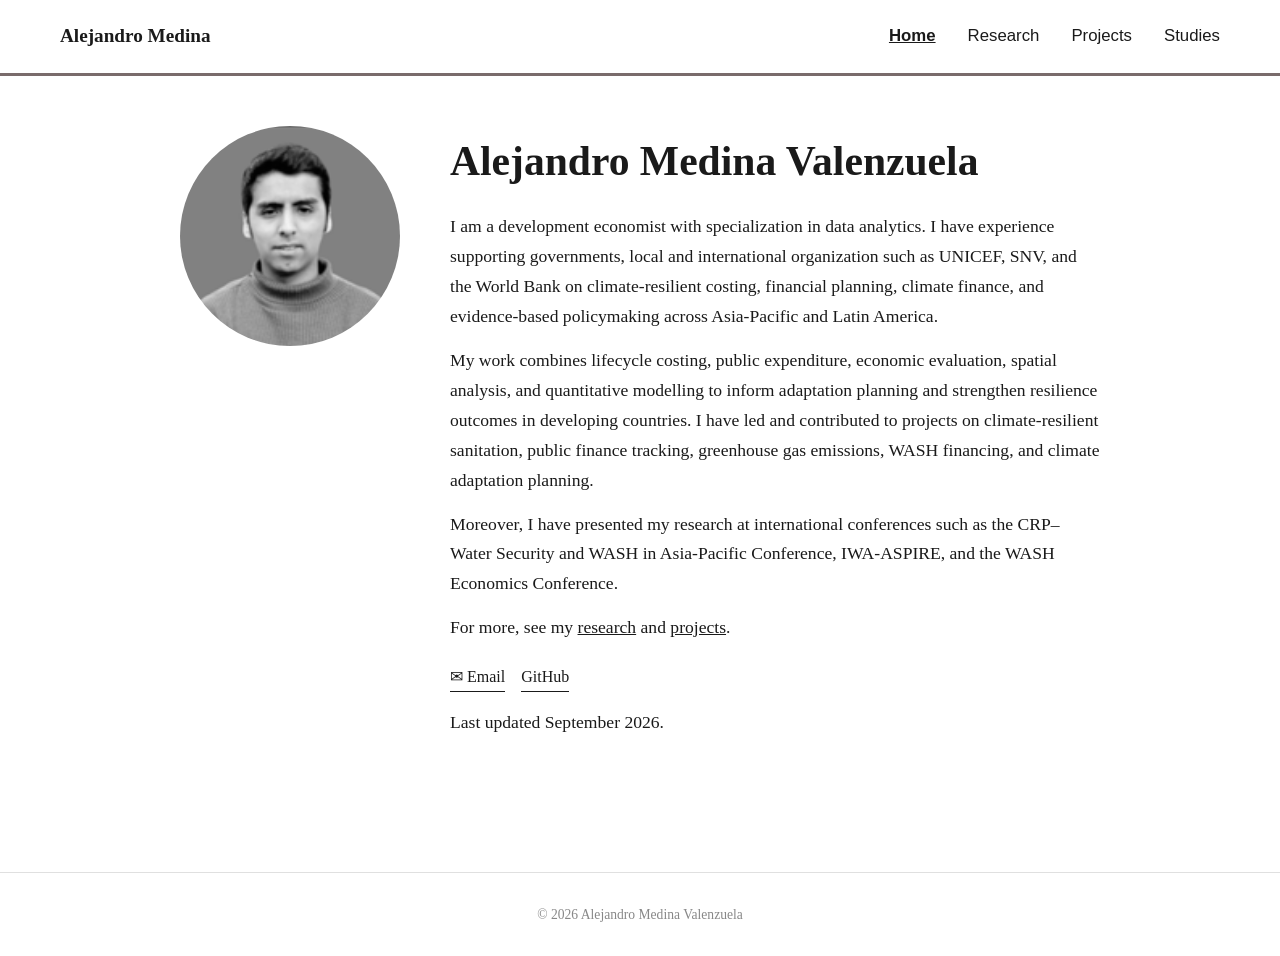
<file: index.html>
<!DOCTYPE html>
<html lang="en">
<head>
  <meta charset="UTF-8" />
  <meta name="viewport" content="width=device-width, initial-scale=1.0" />
  <title>Alejandro Medina — Data Science Researcher</title>
  <link rel="stylesheet" href="style.css" />
</head>

<body>

  <!-- ── Navigation ── -->
  <nav>
    <span class="nav-name">Alejandro Medina</span>
    <div class="nav-links">
      <a href="index.html" class="active">Home</a>
      <a href="research.html">Research</a>
      <a href="projects.html">Projects</a>
      <a href="studies.html">Studies</a>
      <!-- <a href="cv.pdf" target="_blank">CV</a> -->
    </div>
  </nav>

  <!-- Red separation line under nav -->
  <hr class="nav-divider" />

  <!-- ── Main Content ── -->
  <main>

    <section class="bio">

      <!-- Profile photo (circular) -->
      <div class="profile-photo">
        <img src="images/profile.png" alt="Alejandro Medina Valenzuela" />
      </div>

      <!-- Bio text -->
      <div class="bio-text">
        <h1>Alejandro Medina Valenzuela</h1>

      <p>
        I am a development economist with specialization in data analytics. 
        I have experience supporting governments, local and international organization
        such as UNICEF, SNV, and the World Bank on climate-resilient costing,
        financial planning, climate finance, and evidence-based policymaking
        across Asia-Pacific and Latin America.
      </p>
      <p>
        My work combines lifecycle costing, public expenditure, economic evaluation,
         spatial analysis, and quantitative modelling to inform adaptation planning 
         and strengthen resilience outcomes in developing countries. 
         I have led and contributed to projects on climate-resilient sanitation,
          public finance tracking, greenhouse gas emissions, WASH financing, 
          and climate adaptation planning.
      </p>
      <p>
        Moreover, I have presented my research at international conferences such as
         the CRP–Water Security and WASH in Asia‑Pacific Conference, 
         IWA‑ASPIRE, and the WASH Economics Conference. 

        <p>
          For more, see my <a href="research.html">research</a> and
          <a href="projects.html">projects</a>.
        </p>

        <!-- Contact links -->
        <div class="links">
          <a href="mailto:avalenzuela9172@gmail.com">✉ Email</a>
          <!--<a href="cv.pdf" target="_blank">CV</a>-->
          <a href="https://github.com/yourusername" target="_blank">GitHub</a>
          <!--<a href="https://linkedin.com/in/yourprofile" target="_blank">LinkedIn</a>-->
          <!--<a href="https://scholar.google.com" target="_blank">Google Scholar</a>-->
        </div>

        <p class="updated">Last updated September 2026.</p>
      </div>

    </section>

  </main>

  <!-- ── Footer ── -->
  <footer>
    <p>© 2026 Alejandro Medina Valenzuela</p>
  </footer>

</body>
</html>
</file>
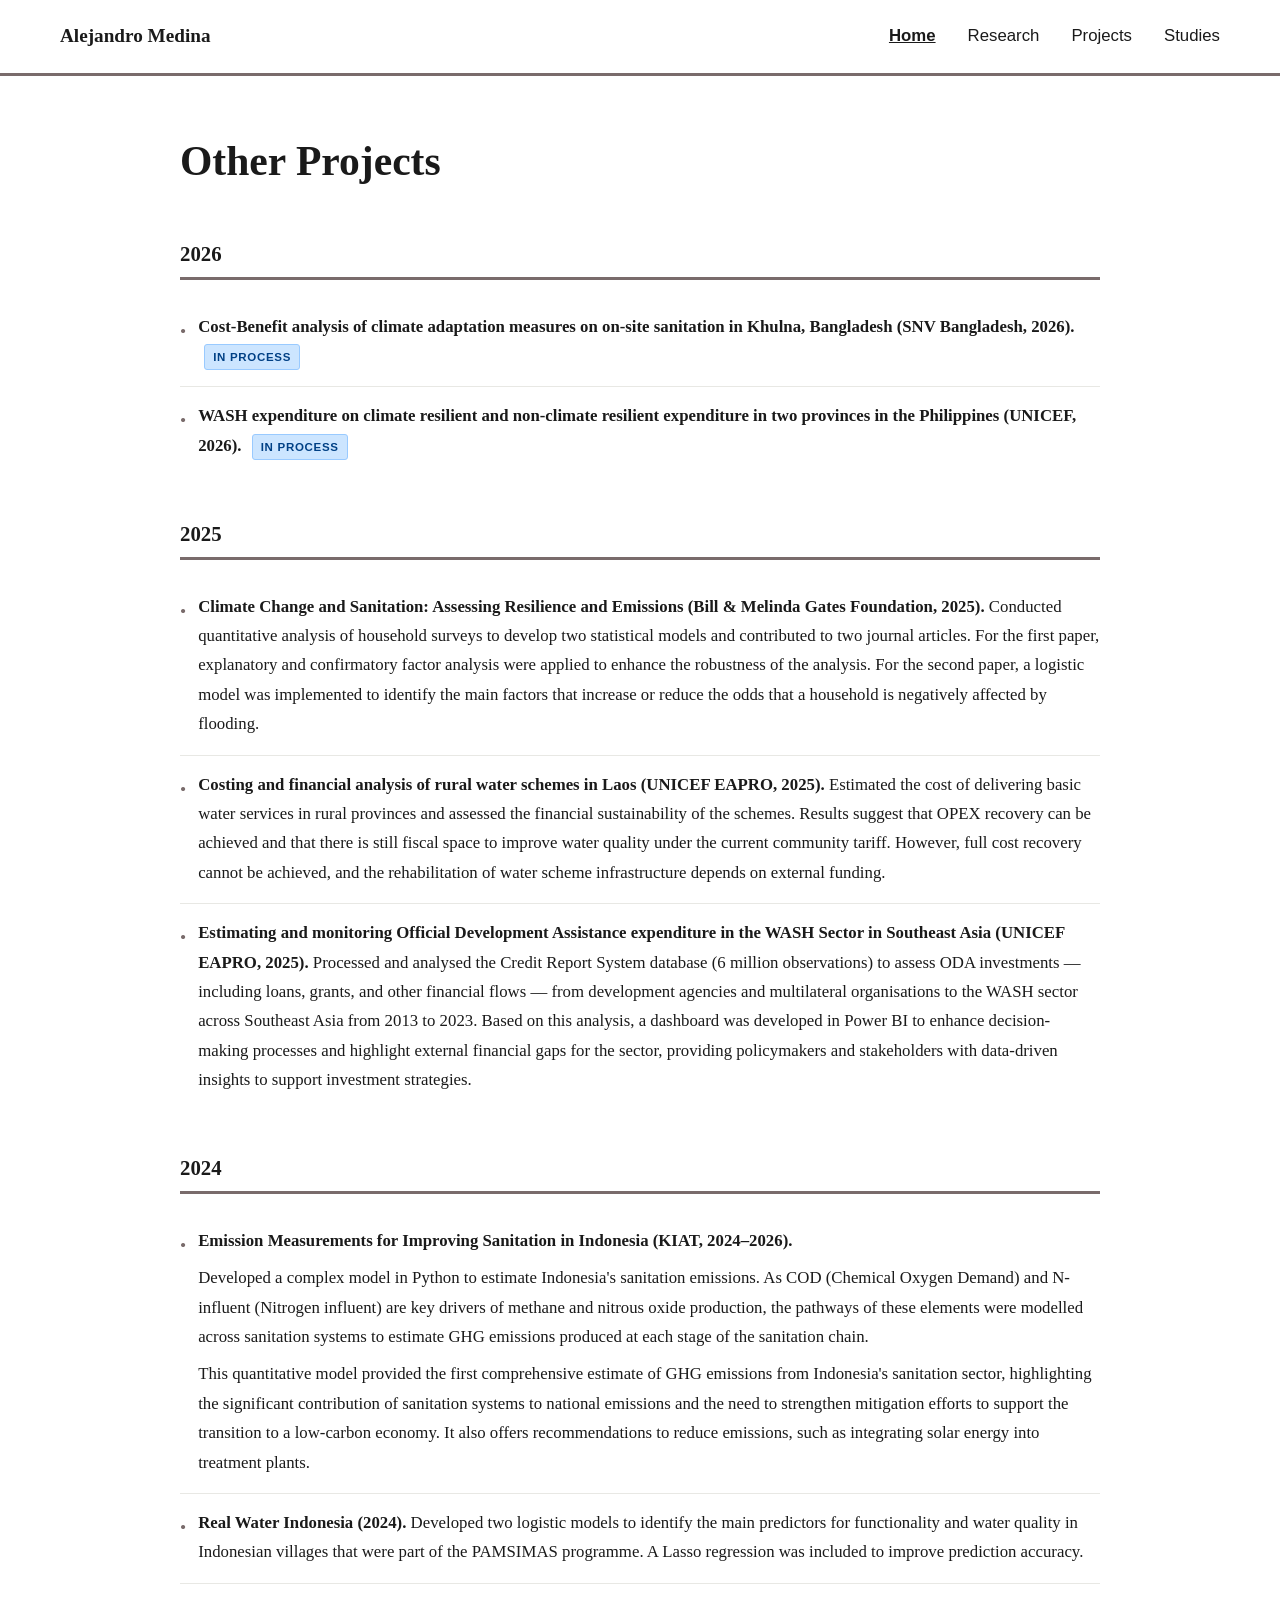
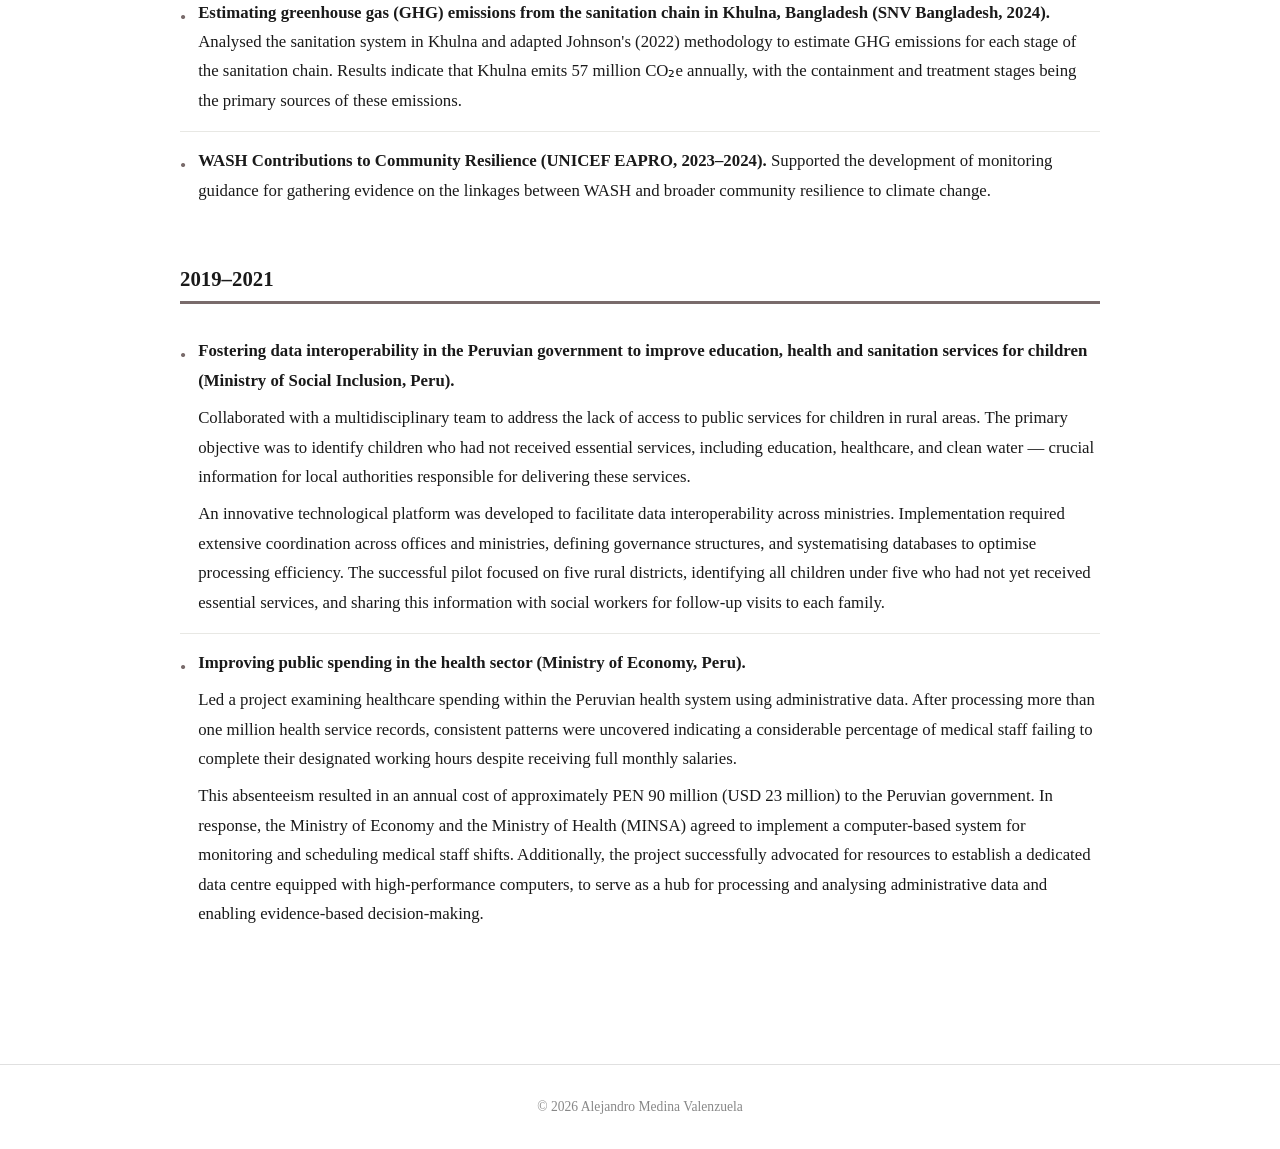
<file: projects.html>
<!DOCTYPE html>
<html lang="en">
<head>
  <meta charset="UTF-8" />
  <meta name="viewport" content="width=device-width, initial-scale=1.0" />
  <title>Other Projects — Alejandro Medina Valenzuela</title>
  <link rel="stylesheet" href="style.css" />
  <style>
    /* ── Page title ── */
    .page-title {
      font-size: 2.6rem;
      font-family: Georgia, serif;
      font-weight: bold;
      margin-bottom: 36px;
      color: #1a1a1a;
    }

    /* ── Year label ── */
    .year-label {
      font-family: Georgia, serif;
      font-size: 1.3rem;
      font-weight: bold;
      color: #1a1a1a;
      border-bottom: 3px solid #796b6b;
      padding-bottom: 5px;
      margin-top: 40px;
      margin-bottom: 18px;
    }

    /* ── Project list ── */
    .project-list {
      list-style: none;
      padding: 0;
      margin: 0;
    }

    .project-entry {
      display: flex;
      gap: 12px;
      padding: 14px 0 16px;
      border-bottom: 1px solid #e8e8e4;
      font-size: 1.05rem;
      line-height: 1.75;
      color: #1a1a1a;
    }
    .project-entry:last-child {
      border-bottom: none;
    }

    /* Bullet dot */
    .project-bullet {
      flex-shrink: 0;
      margin-top: 4px;
      font-size: 1.1rem;
      color: #796b6b;
    }

    /* Project body */
    .project-body {
      flex: 1;
    }

    .project-title {
      font-weight: bold;
      font-family: Georgia, serif;
      color: #1a1a1a;
    }

    /* "In process" badge */
    .badge-inprocess {
      display: inline-block;
      font-family: Arial, sans-serif;
      font-size: 0.72rem;
      font-weight: bold;
      text-transform: uppercase;
      letter-spacing: 0.06em;
      padding: 2px 8px;
      border-radius: 3px;
      vertical-align: middle;
      margin-left: 6px;
      background: #cce5ff;
      color: #004085;
      border: 1px solid #99caff;
    }

    /* Body paragraphs inside a project */
    .project-body p {
      margin-top: 8px;
      color: #1a1a1a;
    }

    /* ── Responsive ── */
    @media (max-width: 768px) {
      .page-title  { font-size: 2rem; }
      .year-label  { font-size: 1.1rem; }
      .project-entry { font-size: 0.97rem; }
    }
  </style>
</head>
<body>

  <!-- ── Navigation ── -->
  <nav>
    <span class="nav-name">Alejandro Medina</span>
    <div class="nav-links">
      <a href="index.html" class="active">Home</a>
      <a href="research.html">Research</a>
      <a href="projects.html">Projects</a>
      <a href="studies.html">Studies</a>
      <!-- <a href="cv.pdf" target="_blank">CV</a> -->
    </div>
  </nav>

  <!-- Brown/red separation line under nav -->
  <hr class="nav-divider" />

  <!-- ── Main Content ── -->
  <main>
    <h1 class="page-title">Other Projects</h1>

    <!-- ══════════════════════ 2026 ══════════════════════ -->
    <h2 class="year-label">2026</h2>
    <ul class="project-list">

      <li class="project-entry">
        <span class="project-bullet">•</span>
        <div class="project-body">
          <span class="project-title">
            Cost-Benefit analysis of climate adaptation measures on on-site
            sanitation in Khulna, Bangladesh (SNV Bangladesh, 2026).
          </span>
          <span class="badge-inprocess">In Process</span>
        </div>
      </li>

      <li class="project-entry">
        <span class="project-bullet">•</span>
        <div class="project-body">
          <span class="project-title">
            WASH expenditure on climate resilient and non-climate resilient
            expenditure in two provinces in the Philippines (UNICEF, 2026).
          </span>
          <span class="badge-inprocess">In Process</span>
        </div>
      </li>

    </ul>

    <!-- ══════════════════════ 2025 ══════════════════════ -->
    <h2 class="year-label">2025</h2>
    <ul class="project-list">

      <li class="project-entry">
        <span class="project-bullet">•</span>
        <div class="project-body">
          <span class="project-title">
            Climate Change and Sanitation: Assessing Resilience and Emissions
            (Bill &amp; Melinda Gates Foundation, 2025).
          </span>
          Conducted quantitative analysis of household surveys to develop two
          statistical models and contributed to two journal articles. For the
          first paper, explanatory and confirmatory factor analysis were applied
          to enhance the robustness of the analysis. For the second paper, a
          logistic model was implemented to identify the main factors that
          increase or reduce the odds that a household is negatively affected
          by flooding.
        </div>
      </li>

      <li class="project-entry">
        <span class="project-bullet">•</span>
        <div class="project-body">
          <span class="project-title">
            Costing and financial analysis of rural water schemes in Laos
            (UNICEF EAPRO, 2025).
          </span>
          Estimated the cost of delivering basic water services in rural
          provinces and assessed the financial sustainability of the schemes.
          Results suggest that OPEX recovery can be achieved and that there is
          still fiscal space to improve water quality under the current
          community tariff. However, full cost recovery cannot be achieved, and
          the rehabilitation of water scheme infrastructure depends on external
          funding.
        </div>
      </li>

      <li class="project-entry">
        <span class="project-bullet">•</span>
        <div class="project-body">
          <span class="project-title">
            Estimating and monitoring Official Development Assistance
            expenditure in the WASH Sector in Southeast Asia (UNICEF EAPRO,
            2025).
          </span>
          Processed and analysed the Credit Report System database
          (6&nbsp;million observations) to assess ODA investments — including
          loans, grants, and other financial flows — from development agencies
          and multilateral organisations to the WASH sector across Southeast
          Asia from 2013 to 2023. Based on this analysis, a dashboard was
          developed in Power&nbsp;BI to enhance decision-making processes and
          highlight external financial gaps for the sector, providing
          policymakers and stakeholders with data-driven insights to support
          investment strategies.
        </div>
      </li>

    </ul>

    <!-- ══════════════════════ 2024 ══════════════════════ -->
    <h2 class="year-label">2024</h2>
    <ul class="project-list">

      <li class="project-entry">
        <span class="project-bullet">•</span>
        <div class="project-body">
          <span class="project-title">
            Emission Measurements for Improving Sanitation in Indonesia
            (KIAT, 2024–2026).
          </span>
          <p>
            Developed a complex model in Python to estimate Indonesia's
            sanitation emissions. As COD (Chemical Oxygen Demand) and
            N-influent (Nitrogen influent) are key drivers of methane and
            nitrous oxide production, the pathways of these elements were
            modelled across sanitation systems to estimate GHG emissions
            produced at each stage of the sanitation chain.
          </p>
          <p>
            This quantitative model provided the first comprehensive estimate
            of GHG emissions from Indonesia's sanitation sector, highlighting
            the significant contribution of sanitation systems to national
            emissions and the need to strengthen mitigation efforts to support
            the transition to a low-carbon economy. It also offers
            recommendations to reduce emissions, such as integrating solar
            energy into treatment plants.
          </p>
        </div>
      </li>

      <li class="project-entry">
        <span class="project-bullet">•</span>
        <div class="project-body">
          <span class="project-title">
            Real Water Indonesia (2024).
          </span>
          Developed two logistic models to identify the main predictors for
          functionality and water quality in Indonesian villages that were
          part of the PAMSIMAS programme. A Lasso regression was included to
          improve prediction accuracy.
        </div>
      </li>

      <li class="project-entry">
        <span class="project-bullet">•</span>
        <div class="project-body">
          <span class="project-title">
            Estimating greenhouse gas (GHG) emissions from the sanitation chain
            in Khulna, Bangladesh (SNV Bangladesh, 2024).
          </span>
          Analysed the sanitation system in Khulna and adapted Johnson's (2022)
          methodology to estimate GHG emissions for each stage of the
          sanitation chain. Results indicate that Khulna emits 57&nbsp;million
          CO₂e annually, with the containment and treatment stages being the
          primary sources of these emissions.
        </div>
      </li>

      <li class="project-entry">
        <span class="project-bullet">•</span>
        <div class="project-body">
          <span class="project-title">
            WASH Contributions to Community Resilience (UNICEF EAPRO,
            2023–2024).
          </span>
          Supported the development of monitoring guidance for gathering
          evidence on the linkages between WASH and broader community
          resilience to climate change.
        </div>
      </li>

    </ul>

    <!-- ══════════════════════ 2019–2021 ══════════════════════ -->
    <h2 class="year-label">2019–2021</h2>
    <ul class="project-list">

      <li class="project-entry">
        <span class="project-bullet">•</span>
        <div class="project-body">
          <span class="project-title">
            Fostering data interoperability in the Peruvian government to
            improve education, health and sanitation services for children
            (Ministry of Social Inclusion, Peru).
          </span>
          <p>
            Collaborated with a multidisciplinary team to address the lack of
            access to public services for children in rural areas. The primary
            objective was to identify children who had not received essential
            services, including education, healthcare, and clean water — crucial
            information for local authorities responsible for delivering these
            services.
          </p>
          <p>
            An innovative technological platform was developed to facilitate
            data interoperability across ministries. Implementation required
            extensive coordination across offices and ministries, defining
            governance structures, and systematising databases to optimise
            processing efficiency. The successful pilot focused on five rural
            districts, identifying all children under five who had not yet
            received essential services, and sharing this information with
            social workers for follow-up visits to each family.
          </p>
        </div>
      </li>

      <li class="project-entry">
        <span class="project-bullet">•</span>
        <div class="project-body">
          <span class="project-title">
            Improving public spending in the health sector
            (Ministry of Economy, Peru).
          </span>
          <p>
            Led a project examining healthcare spending within the Peruvian
            health system using administrative data. After processing more than
            one million health service records, consistent patterns were
            uncovered indicating a considerable percentage of medical staff
            failing to complete their designated working hours despite receiving
            full monthly salaries.
          </p>
          <p>
            This absenteeism resulted in an annual cost of approximately
            PEN&nbsp;90&nbsp;million (USD&nbsp;23&nbsp;million) to the Peruvian
            government. In response, the Ministry of Economy and the Ministry
            of Health (MINSA) agreed to implement a computer-based system for
            monitoring and scheduling medical staff shifts. Additionally, the
            project successfully advocated for resources to establish a
            dedicated data centre equipped with high-performance computers, to
            serve as a hub for processing and analysing administrative data and
            enabling evidence-based decision-making.
          </p>
        </div>
      </li>

    </ul>

  </main>

  <!-- ── Footer ── -->
  <footer>
    <p>&copy; 2026 Alejandro Medina Valenzuela</p>
  </footer>

</body>
</html>
</file>
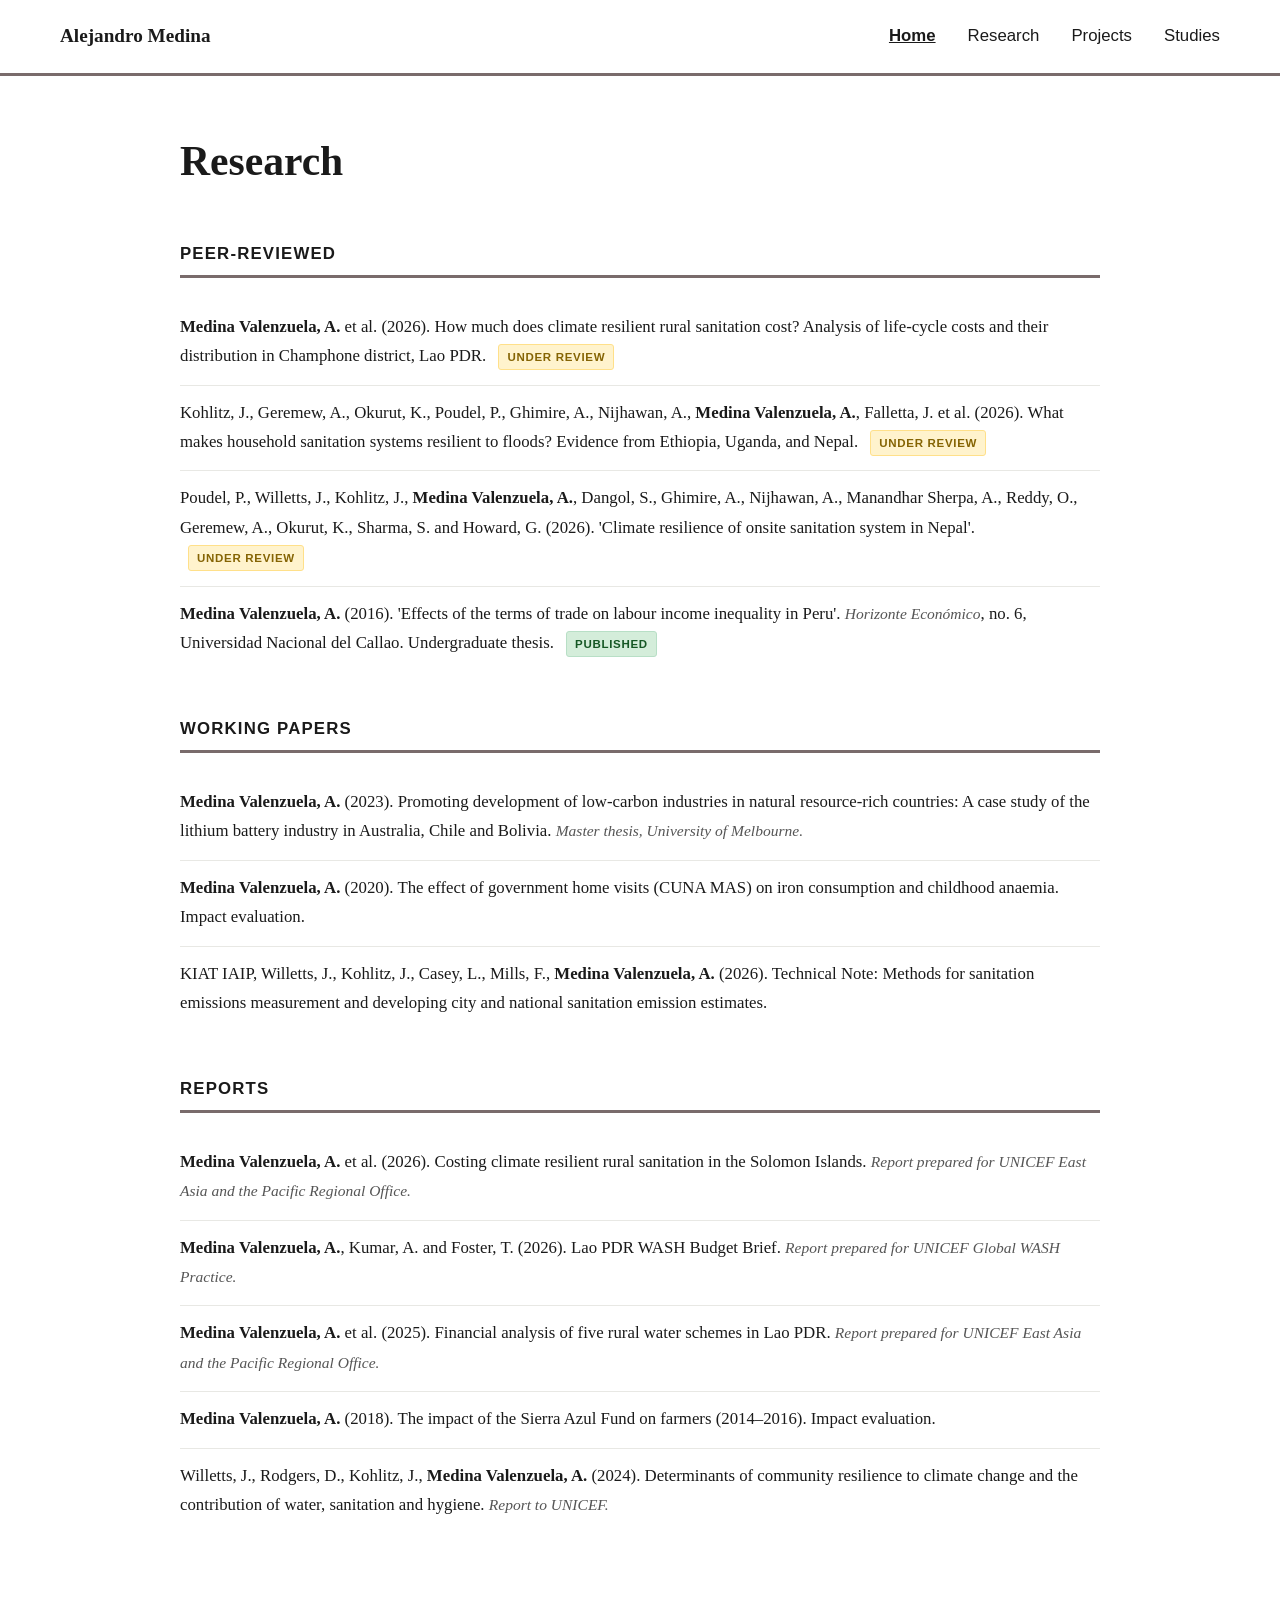
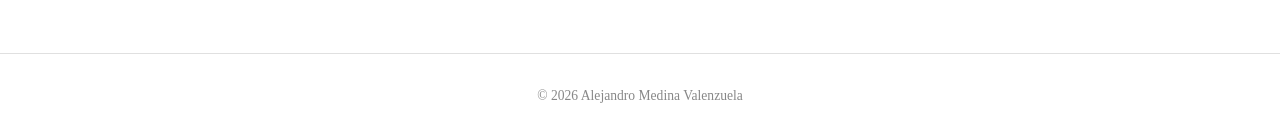
<file: research.html>
<!DOCTYPE html>
<html lang="en">
<head>
  <meta charset="UTF-8" />
  <meta name="viewport" content="width=device-width, initial-scale=1.0" />
  <title>Research — Alejandro Medina Valenzuela</title>
  <link rel="stylesheet" href="style.css" />
  <style>
    /* ── Research-page specific styles ── */

    /* Page title */
    .page-title {
      font-size: 2.6rem;
      font-family: Georgia, serif;
      font-weight: bold;
      margin-bottom: 36px;
      color: #1a1a1a;
    }

    /* Section headings (Peer-review / Working papers / Report) */
    .section-heading {
      font-family: Arial, sans-serif;
      font-size: 1.05rem;
      font-weight: bold;
      text-transform: uppercase;
      letter-spacing: 0.07em;
      color: #1a1a1a;
      border-bottom: 3px solid #796b6b;
      padding-bottom: 6px;
      margin-top: 44px;
      margin-bottom: 22px;
    }

    /* Publication list */
    .pub-list {
      list-style: none;
      padding: 0;
      margin: 0;
    }

    /* Each publication entry */
    .pub-entry {
      padding: 12px 0 14px;
      border-bottom: 1px solid #e8e8e4;
      font-size: 1.05rem;
      line-height: 1.75;
      color: #1a1a1a;
    }
    .pub-entry:last-child {
      border-bottom: none;
    }

    /* Highlight author's own name */
    .pub-entry strong {
      font-weight: bold;
    }

    /* Italic journal / venue line */
    .pub-venue {
      font-style: italic;
      color: #555;
      font-size: 0.97rem;
    }

    /* Status badges */
    .badge {
      display: inline-block;
      font-family: Arial, sans-serif;
      font-size: 0.72rem;
      font-weight: bold;
      text-transform: uppercase;
      letter-spacing: 0.06em;
      padding: 2px 8px;
      border-radius: 3px;
      vertical-align: middle;
      margin-left: 8px;
    }
    .badge-review {
      background: #fff3cd;
      color: #856404;
      border: 1px solid #ffe08a;
    }
    .badge-published {
      background: #d4edda;
      color: #155724;
      border: 1px solid #b8dfc6;
    }

    /* Links inside pub entries */
    .pub-entry a {
      color: #1a1a1a;
      text-decoration: underline;
    }
    .pub-entry a:hover {
      color: #cc0000;
    }

    /* ── Responsive ── */
    @media (max-width: 768px) {
      .page-title { font-size: 2rem; }
      .section-heading { font-size: 0.95rem; }
      .pub-entry { font-size: 0.97rem; }
    }
  </style>
</head>
<body>

  <!-- ── Navigation ── -->
  <nav>
    <span class="nav-name">Alejandro Medina</span>
    <div class="nav-links">
      <a href="index.html" class="active">Home</a>
      <a href="research.html">Research</a>
      <a href="projects.html">Projects</a>
      <a href="studies.html">Studies</a>
      <!-- <a href="cv.pdf" target="_blank">CV</a> -->
    </div>
  </nav>

  <!-- Red separation line under nav -->
  <hr class="nav-divider" />

  <!-- ── Main Content ── -->
  <main>
    <h1 class="page-title">Research</h1>

    <!-- ══════════════════════════════════════
         PEER-REVIEWED
    ══════════════════════════════════════ -->
    <h2 class="section-heading">Peer-Reviewed</h2>
    <ul class="pub-list">

      <li class="pub-entry">
        <strong>Medina Valenzuela, A.</strong> et al. (2026).
        How much does climate resilient rural sanitation cost? Analysis of
        life-cycle costs and their distribution in Champhone district, Lao PDR.
        <span class="badge badge-review">Under Review</span>
      </li>

      <li class="pub-entry">
        Kohlitz, J., Geremew, A., Okurut, K., Poudel, P., Ghimire, A.,
        Nijhawan, A., <strong>Medina Valenzuela, A.</strong>, Falletta, J.
        et al. (2026).
        What makes household sanitation systems resilient to floods?
        Evidence from Ethiopia, Uganda, and Nepal.
        <span class="badge badge-review">Under Review</span>
      </li>

      <li class="pub-entry">
        Poudel, P., Willetts, J., Kohlitz, J.,
        <strong>Medina Valenzuela, A.</strong>, Dangol, S., Ghimire, A.,
        Nijhawan, A., Manandhar Sherpa, A., Reddy, O., Geremew, A.,
        Okurut, K., Sharma, S. and Howard, G. (2026).
        'Climate resilience of onsite sanitation system in Nepal'.
        <span class="badge badge-review">Under Review</span>
      </li>

      <li class="pub-entry">
        <strong>Medina Valenzuela, A.</strong> (2016).
        'Effects of the terms of trade on labour income inequality in Peru'.
        <span class="pub-venue">Horizonte Económico</span>,
        no.&nbsp;6, Universidad Nacional del Callao. Undergraduate thesis.
        <span class="badge badge-published">Published</span>
      </li>

    </ul>

    <!-- ══════════════════════════════════════
         WORKING PAPERS
    ══════════════════════════════════════ -->
    <h2 class="section-heading">Working Papers</h2>
    <ul class="pub-list">

      <li class="pub-entry">
        <strong>Medina Valenzuela, A.</strong> (2023).
        Promoting development of low-carbon industries in natural
        resource-rich countries: A case study of the lithium battery industry
        in Australia, Chile and Bolivia.
        <span class="pub-venue">Master thesis, University of Melbourne.</span>
      </li>

      <li class="pub-entry">
        <strong>Medina Valenzuela, A.</strong> (2020).
        The effect of government home visits (CUNA MAS) on iron consumption
        and childhood anaemia. Impact evaluation.
      </li>

      <li class="pub-entry">
        KIAT IAIP, Willetts, J., Kohlitz, J., Casey, L., Mills, F.,
        <strong>Medina Valenzuela, A.</strong> (2026).
        Technical Note: Methods for sanitation emissions measurement and
        developing city and national sanitation emission estimates.
      </li>

    </ul>

    <!-- ══════════════════════════════════════
         REPORTS
    ══════════════════════════════════════ -->
    <h2 class="section-heading">Reports</h2>
    <ul class="pub-list">

      <li class="pub-entry">
        <strong>Medina Valenzuela, A.</strong> et al. (2026).
        Costing climate resilient rural sanitation in the Solomon Islands.
        <span class="pub-venue">
          Report prepared for UNICEF East Asia and the Pacific Regional Office.
        </span>
      </li>

      <li class="pub-entry">
        <strong>Medina Valenzuela, A.</strong>, Kumar, A. and Foster, T.
        (2026). Lao PDR WASH Budget Brief.
        <span class="pub-venue">
          Report prepared for UNICEF Global WASH Practice.
        </span>
      </li>

      <li class="pub-entry">
        <strong>Medina Valenzuela, A.</strong> et al. (2025).
        Financial analysis of five rural water schemes in Lao PDR.
        <span class="pub-venue">
          Report prepared for UNICEF East Asia and the Pacific Regional Office.
        </span>
      </li>

      <li class="pub-entry">
        <strong>Medina Valenzuela, A.</strong> (2018).
        The impact of the Sierra Azul Fund on farmers (2014–2016).
        Impact evaluation.
      </li>

      <li class="pub-entry">
        Willetts, J., Rodgers, D., Kohlitz, J.,
        <strong>Medina Valenzuela, A.</strong> (2024).
        Determinants of community resilience to climate change and the
        contribution of water, sanitation and hygiene.
        <span class="pub-venue">Report to UNICEF.</span>
      </li>

    </ul>

  </main>

  <!-- ── Footer ── -->
  <footer>
    <p>&copy; 2026 Alejandro Medina Valenzuela</p>
  </footer>

</body>
</html>
</file>
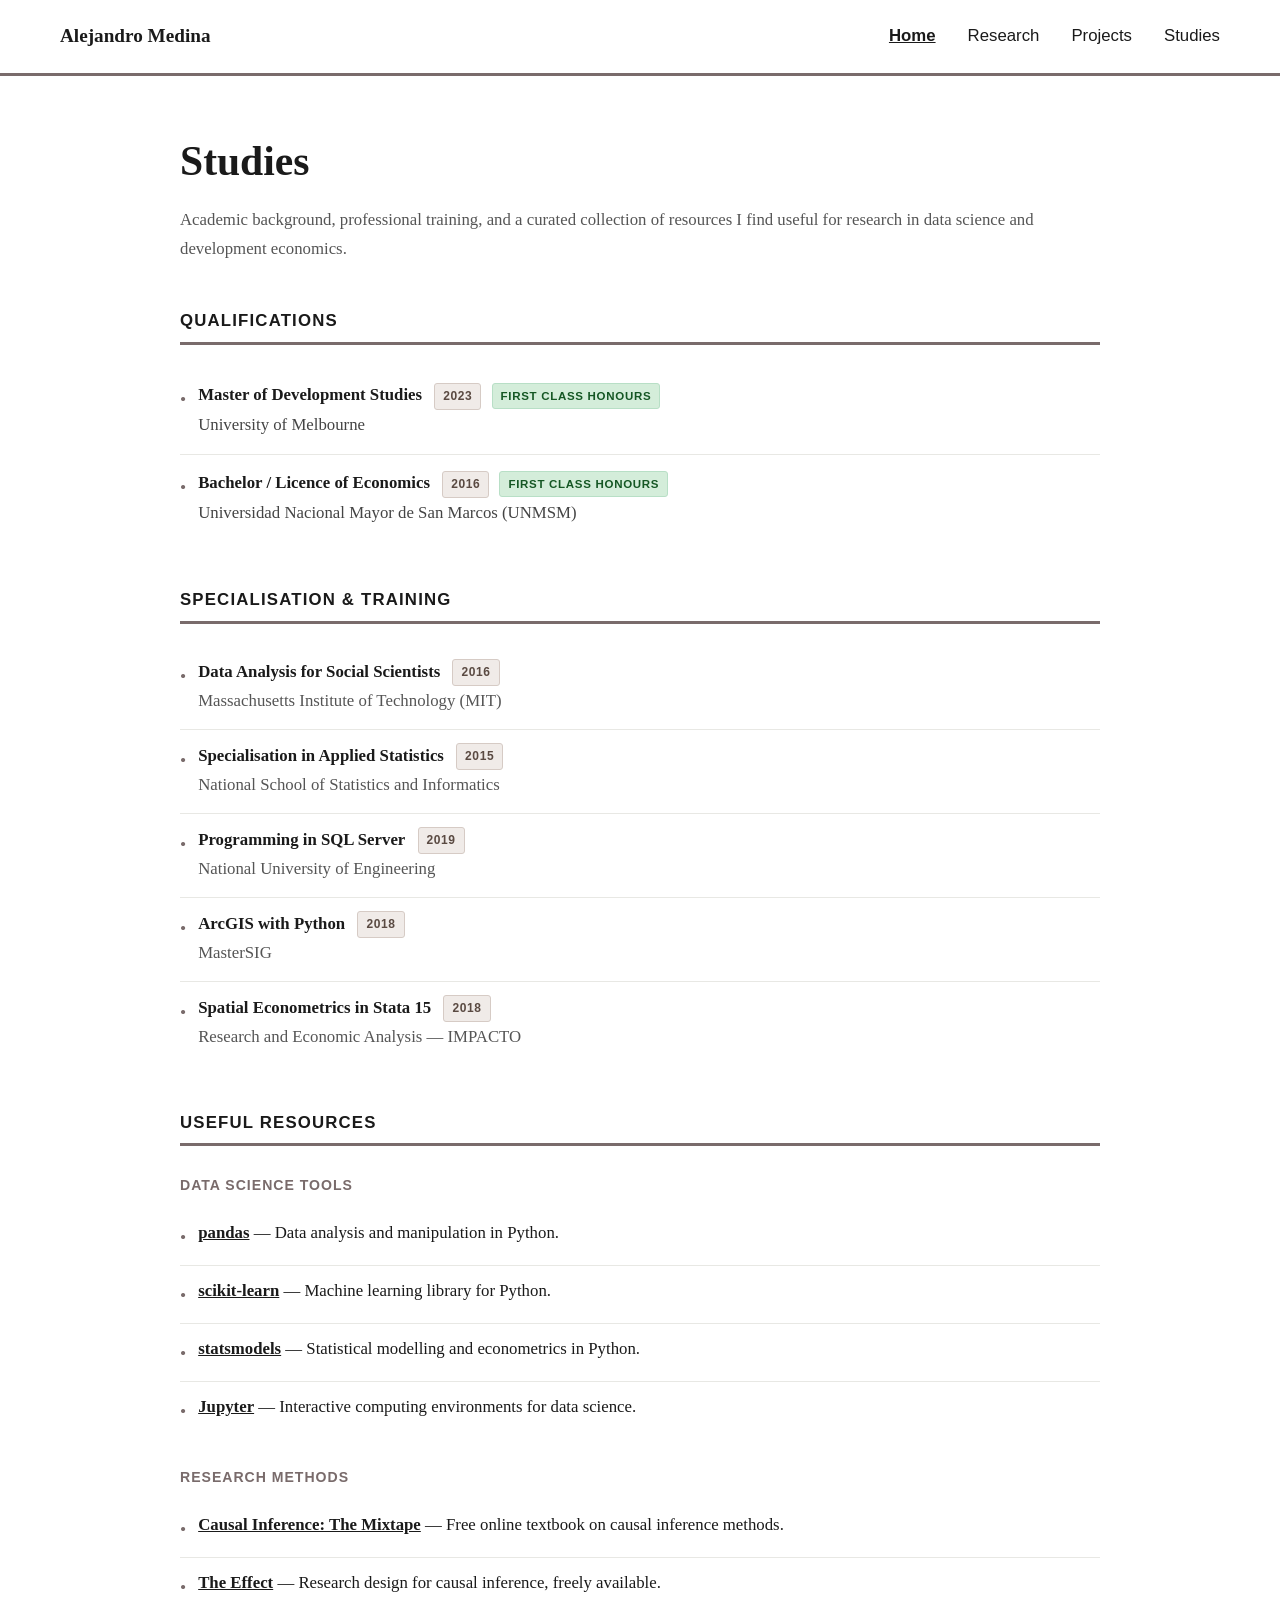
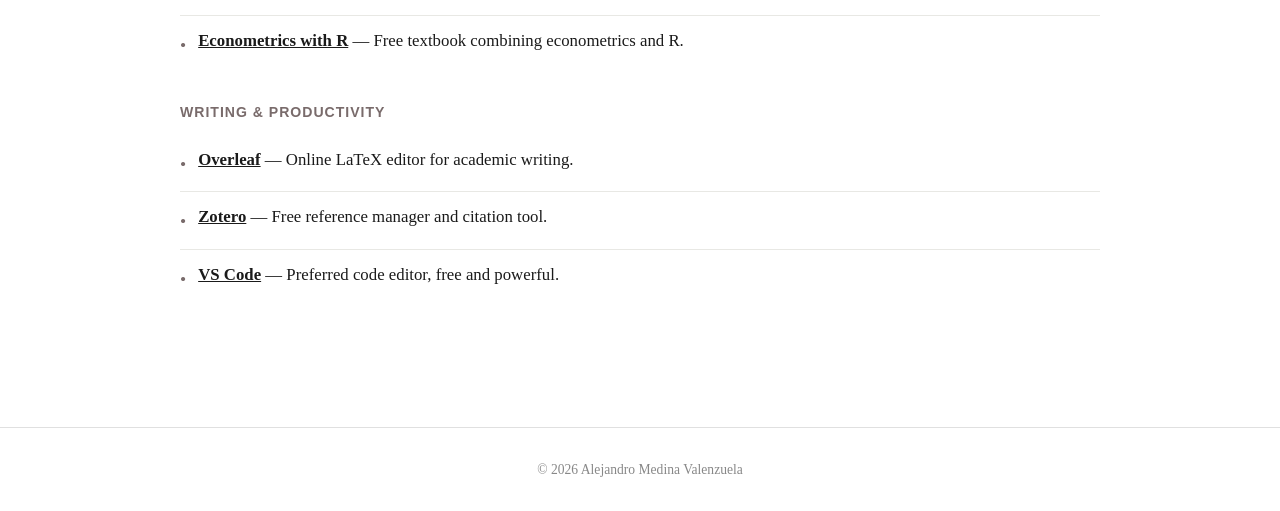
<file: studies.html>
<!DOCTYPE html>
<html lang="en">
<head>
  <meta charset="UTF-8" />
  <meta name="viewport" content="width=device-width, initial-scale=1.0" />
  <title>Studies — Alejandro Medina Valenzuela</title>
  <link rel="stylesheet" href="style.css" />
  <style>
    /* ── Page title ── */
    .page-title {
      font-size: 2.6rem;
      font-family: Georgia, serif;
      font-weight: bold;
      margin-bottom: 10px;
      color: #1a1a1a;
    }

    .page-subtitle {
      font-size: 1.05rem;
      color: #555;
      margin-bottom: 40px;
      font-family: Georgia, serif;
    }

    /* ── Section headings ── */
    .section-heading {
      font-family: Arial, sans-serif;
      font-size: 1.05rem;
      font-weight: bold;
      text-transform: uppercase;
      letter-spacing: 0.07em;
      color: #1a1a1a;
      border-bottom: 3px solid #796b6b;
      padding-bottom: 6px;
      margin-top: 44px;
      margin-bottom: 22px;
    }

    /* ── Qualifications ── */
    .qual-list {
      list-style: none;
      padding: 0;
      margin: 0;
    }

    .qual-entry {
      display: flex;
      gap: 12px;
      padding: 13px 0 15px;
      border-bottom: 1px solid #e8e8e4;
      font-size: 1.05rem;
      line-height: 1.75;
      color: #1a1a1a;
    }
    .qual-entry:last-child {
      border-bottom: none;
    }

    .qual-bullet {
      flex-shrink: 0;
      margin-top: 4px;
      font-size: 1.1rem;
      color: #796b6b;
    }

    .qual-body {
      flex: 1;
    }

    .qual-degree {
      font-family: Georgia, serif;
      font-weight: bold;
      color: #1a1a1a;
    }

    .qual-institution {
      color: #444;
    }

    .qual-year {
      display: inline-block;
      font-family: Arial, sans-serif;
      font-size: 0.75rem;
      font-weight: bold;
      letter-spacing: 0.05em;
      padding: 2px 8px;
      border-radius: 3px;
      vertical-align: middle;
      margin-left: 8px;
      background: #f0ebe8;
      color: #5a4a42;
      border: 1px solid #d6cbc5;
    }

    .qual-honours {
      display: inline-block;
      font-family: Arial, sans-serif;
      font-size: 0.72rem;
      font-weight: bold;
      text-transform: uppercase;
      letter-spacing: 0.06em;
      padding: 2px 8px;
      border-radius: 3px;
      vertical-align: middle;
      margin-left: 6px;
      background: #d4edda;
      color: #155724;
      border: 1px solid #b8dfc6;
    }

    /* ── Training entries ── */
    .training-list {
      list-style: none;
      padding: 0;
      margin: 0;
    }

    .training-entry {
      display: flex;
      gap: 12px;
      padding: 11px 0 13px;
      border-bottom: 1px solid #e8e8e4;
      font-size: 1.05rem;
      line-height: 1.75;
      color: #1a1a1a;
    }
    .training-entry:last-child {
      border-bottom: none;
    }

    .training-bullet {
      flex-shrink: 0;
      margin-top: 4px;
      font-size: 1.1rem;
      color: #796b6b;
    }

    .training-body {
      flex: 1;
    }

    .training-name {
      font-family: Georgia, serif;
      font-weight: bold;
    }

    .training-provider {
      color: #555;
    }

    .training-year {
      display: inline-block;
      font-family: Arial, sans-serif;
      font-size: 0.75rem;
      font-weight: bold;
      letter-spacing: 0.05em;
      padding: 2px 8px;
      border-radius: 3px;
      vertical-align: middle;
      margin-left: 8px;
      background: #f0ebe8;
      color: #5a4a42;
      border: 1px solid #d6cbc5;
    }

    /* ── Resources section ── */
    .resource-category {
      margin-bottom: 8px;
    }

    .resource-list {
      list-style: none;
      padding: 0;
      margin: 0;
    }

    .resource-entry {
      display: flex;
      gap: 12px;
      padding: 10px 0 12px;
      border-bottom: 1px solid #e8e8e4;
      font-size: 1.05rem;
      line-height: 1.75;
      color: #1a1a1a;
    }
    .resource-entry:last-child {
      border-bottom: none;
    }

    .resource-bullet {
      flex-shrink: 0;
      margin-top: 4px;
      font-size: 1.1rem;
      color: #796b6b;
    }

    .resource-entry a {
      font-family: Georgia, serif;
      font-weight: bold;
      color: #1a1a1a;
      text-decoration: underline;
    }
    .resource-entry a:hover {
      color: #cc0000;
    }

    /* Sub-heading for resource groups */
    .resource-group-title {
      font-family: Arial, sans-serif;
      font-size: 0.88rem;
      font-weight: bold;
      text-transform: uppercase;
      letter-spacing: 0.07em;
      color: #796b6b;
      margin-top: 28px;
      margin-bottom: 10px;
    }

    /* ── Responsive ── */
    @media (max-width: 768px) {
      .page-title      { font-size: 2rem; }
      .section-heading { font-size: 0.95rem; }
      .qual-entry,
      .training-entry,
      .resource-entry  { font-size: 0.97rem; }
    }
  </style>
</head>
<body>

  <!-- ── Navigation ── -->
  <nav>
    <span class="nav-name">Alejandro Medina</span>
    <div class="nav-links">
      <a href="index.html" class="active">Home</a>
      <a href="research.html">Research</a>
      <a href="projects.html">Projects</a>
      <a href="studies.html">Studies</a>
      <!-- <a href="cv.pdf" target="_blank">CV</a> -->
    </div>
  </nav>

  <!-- Brown/red separation line under nav -->
  <hr class="nav-divider" />

  <!-- ── Main Content ── -->
  <main>
    <h1 class="page-title">Studies</h1>
    <p class="page-subtitle">
      Academic background, professional training, and a curated collection
      of resources I find useful for research in data science and development economics.
    </p>

    <!-- ══════════════════════════════════════
         QUALIFICATIONS
    ══════════════════════════════════════ -->
    <h2 class="section-heading">Qualifications</h2>
    <ul class="qual-list">

      <li class="qual-entry">
        <span class="qual-bullet">•</span>
        <div class="qual-body">
          <span class="qual-degree">Master of Development Studies</span>
          <span class="qual-year">2023</span>
          <span class="qual-honours">First Class Honours</span>
          <br />
          <span class="qual-institution">University of Melbourne</span>
        </div>
      </li>

      <li class="qual-entry">
        <span class="qual-bullet">•</span>
        <div class="qual-body">
          <span class="qual-degree">Bachelor / Licence of Economics</span>
          <span class="qual-year">2016</span>
          <span class="qual-honours">First Class Honours</span>
          <br />
          <span class="qual-institution">
            Universidad Nacional Mayor de San Marcos (UNMSM)
          </span>
        </div>
      </li>

    </ul>

    <!-- ══════════════════════════════════════
         SPECIALISATION & TRAINING
    ══════════════════════════════════════ -->
    <h2 class="section-heading">Specialisation &amp; Training</h2>
    <ul class="training-list">

      <li class="training-entry">
        <span class="training-bullet">•</span>
        <div class="training-body">
          <span class="training-name">Data Analysis for Social Scientists</span>
          <span class="training-year">2016</span>
          <br />
          <span class="training-provider">
            Massachusetts Institute of Technology (MIT)
          </span>
        </div>
      </li>

      <li class="training-entry">
        <span class="training-bullet">•</span>
        <div class="training-body">
          <span class="training-name">
            Specialisation in Applied Statistics
          </span>
          <span class="training-year">2015</span>
          <br />
          <span class="training-provider">
            National School of Statistics and Informatics
          </span>
        </div>
      </li>

      <li class="training-entry">
        <span class="training-bullet">•</span>
        <div class="training-body">
          <span class="training-name">Programming in SQL Server</span>
          <span class="training-year">2019</span>
          <br />
          <span class="training-provider">
            National University of Engineering
          </span>
        </div>
      </li>

      <li class="training-entry">
        <span class="training-bullet">•</span>
        <div class="training-body">
          <span class="training-name">ArcGIS with Python</span>
          <span class="training-year">2018</span>
          <br />
          <span class="training-provider">MasterSIG</span>
        </div>
      </li>

      <li class="training-entry">
        <span class="training-bullet">•</span>
        <div class="training-body">
          <span class="training-name">Spatial Econometrics in Stata 15</span>
          <span class="training-year">2018</span>
          <br />
          <span class="training-provider">
            Research and Economic Analysis — IMPACTO
          </span>
        </div>
      </li>

    </ul>

    <!-- ══════════════════════════════════════
         USEFUL RESOURCES
    ══════════════════════════════════════ -->
    <h2 class="section-heading">Useful Resources</h2>

    <!-- Data Science Tools -->
    <p class="resource-group-title">Data Science Tools</p>
    <ul class="resource-list">

      <li class="resource-entry">
        <span class="resource-bullet">•</span>
        <div>
          <a href="https://pandas.pydata.org/" target="_blank" rel="noopener noreferrer">pandas</a>
          — Data analysis and manipulation in Python.
        </div>
      </li>

      <li class="resource-entry">
        <span class="resource-bullet">•</span>
        <div>
          <a href="https://scikit-learn.org/" target="_blank" rel="noopener noreferrer">scikit-learn</a>
          — Machine learning library for Python.
        </div>
      </li>

      <li class="resource-entry">
        <span class="resource-bullet">•</span>
        <div>
          <a href="https://www.statsmodels.org/" target="_blank" rel="noopener noreferrer">statsmodels</a>
          — Statistical modelling and econometrics in Python.
        </div>
      </li>

      <li class="resource-entry">
        <span class="resource-bullet">•</span>
        <div>
          <a href="https://jupyter.org/" target="_blank" rel="noopener noreferrer">Jupyter</a>
          — Interactive computing environments for data science.
        </div>
      </li>

    </ul>

    <!-- Research Methods -->
    <p class="resource-group-title">Research Methods</p>
    <ul class="resource-list">

      <li class="resource-entry">
        <span class="resource-bullet">•</span>
        <div>
          <a href="https://mixtape.scunning.com/" target="_blank" rel="noopener noreferrer">Causal Inference: The Mixtape</a>
          — Free online textbook on causal inference methods.
        </div>
      </li>

      <li class="resource-entry">
        <span class="resource-bullet">•</span>
        <div>
          <a href="https://theeffectbook.net/" target="_blank" rel="noopener noreferrer">The Effect</a>
          — Research design for causal inference, freely available.
        </div>
      </li>

      <li class="resource-entry">
        <span class="resource-bullet">•</span>
        <div>
          <a href="https://www.econometrics-with-r.org/" target="_blank" rel="noopener noreferrer">Econometrics with R</a>
          — Free textbook combining econometrics and R.
        </div>
      </li>

    </ul>

    <!-- Writing & Productivity -->
    <p class="resource-group-title">Writing &amp; Productivity</p>
    <ul class="resource-list">

      <li class="resource-entry">
        <span class="resource-bullet">•</span>
        <div>
          <a href="https://www.overleaf.com/" target="_blank" rel="noopener noreferrer">Overleaf</a>
          — Online LaTeX editor for academic writing.
        </div>
      </li>

      <li class="resource-entry">
        <span class="resource-bullet">•</span>
        <div>
          <a href="https://zotero.org/" target="_blank" rel="noopener noreferrer">Zotero</a>
          — Free reference manager and citation tool.
        </div>
      </li>

      <li class="resource-entry">
        <span class="resource-bullet">•</span>
        <div>
          <a href="https://code.visualstudio.com/" target="_blank" rel="noopener noreferrer">VS Code</a>
          — Preferred code editor, free and powerful.
        </div>
      </li>

    </ul>

  </main>

  <!-- ── Footer ── -->
  <footer>
    <p>&copy; 2026 Alejandro Medina Valenzuela</p>
  </footer>

</body>
</html>
</file>
<file: style.css>
/* ── Reset & Base ── */
* {
  margin: 0;
  padding: 0;
  box-sizing: border-box;
}

body {
  font-family: Georgia, "Times New Roman", serif;
  color: #1a1a1a;
  background-color: #fff;
  line-height: 1.7;
}

/* ── Navigation ── */
nav {
  display: flex;
  justify-content: space-between;
  align-items: center;
  padding: 20px 60px;
}

.nav-name {
  font-weight: bold;
  font-size: 1.2rem;
  font-family: Georgia, serif;
}

.nav-links {
  display: flex;
  gap: 2rem;
}

.nav-links a {
  text-decoration: none;
  color: #1a1a1a;
  font-size: 1.05rem;
  font-family: Arial, sans-serif;
}

.nav-links a:hover {
  text-decoration: underline;
}

.nav-links a.active {
  text-decoration: underline;
  font-weight: bold;
}

/* ── Red Separator Line ── */
.nav-divider {
  border: none;
  height: 3px;
  background-color: #796b6b;
  margin: 0 0 50px 0;
  width: 100%;
}

/* ── Main Content ── */
main {
  max-width: 1000px;
  margin: 0 auto;
  padding: 0 40px 60px;
}

/* ── Bio Section (photo + text side by side) ── */
.bio {
  display: flex;
  align-items: flex-start;
  gap: 50px;
}

/* ── Profile Photo ── */
.profile-photo img {
  width: 220px;
  height: 220px;
  object-fit: cover;
  border-radius: 50%;
  display: block;
  flex-shrink: 0;
}

/* ── Bio Text ── */
.bio-text {
  flex: 1;
}

.bio-text h1 {
  font-size: 2.6rem;
  font-family: Georgia, serif;
  margin-bottom: 16px;
  font-weight: bold;
}

.bio-text p {
  font-size: 1.1rem;
  margin-bottom: 14px;
  color: #1a1a1a;
}

.bio-text a {
  color: #1a1a1a;
  text-decoration: underline;
}

.bio-text a:hover {
  color: #cc0000;
}

/* ── Contact Links ── */
.links {
  display: flex;
  flex-wrap: wrap;
  gap: 1rem;
  margin-top: 20px;
  margin-bottom: 10px;
}

.links a {
  text-decoration: none;
  color: #1a1a1a;
  font-size: 1rem;
  border-bottom: 1px solid #1a1a1a;
  padding-bottom: 1px;
}

.links a:hover {
  color: #cc0000;
  border-color: #cc0000;
}

/* ── Last Updated ── */
.updated {
  font-size: 0.85rem;
  color: #777;
  margin-top: 16px;
}

/* ── Footer ── */
footer {
  text-align: center;
  padding: 30px;
  font-size: 0.85rem;
  color: #888;
  border-top: 1px solid #e0e0e0;
  margin-top: 60px;
}

/* ── Responsive (Mobile) ── */
@media (max-width: 768px) {
  nav {
    flex-direction: column;
    align-items: flex-start;
    gap: 12px;
    padding: 20px 24px;
  }

  .nav-links {
    gap: 1.2rem;
  }

  main {
    padding: 0 24px 40px;
  }

  .bio {
    flex-direction: column;
    align-items: center;
    text-align: center;
    gap: 30px;
  }

  .profile-photo img {
    width: 180px;
    height: 180px;
  }

  .bio-text h1 {
    font-size: 2rem;
  }

  .links {
    justify-content: center;
  }
}
</file>
